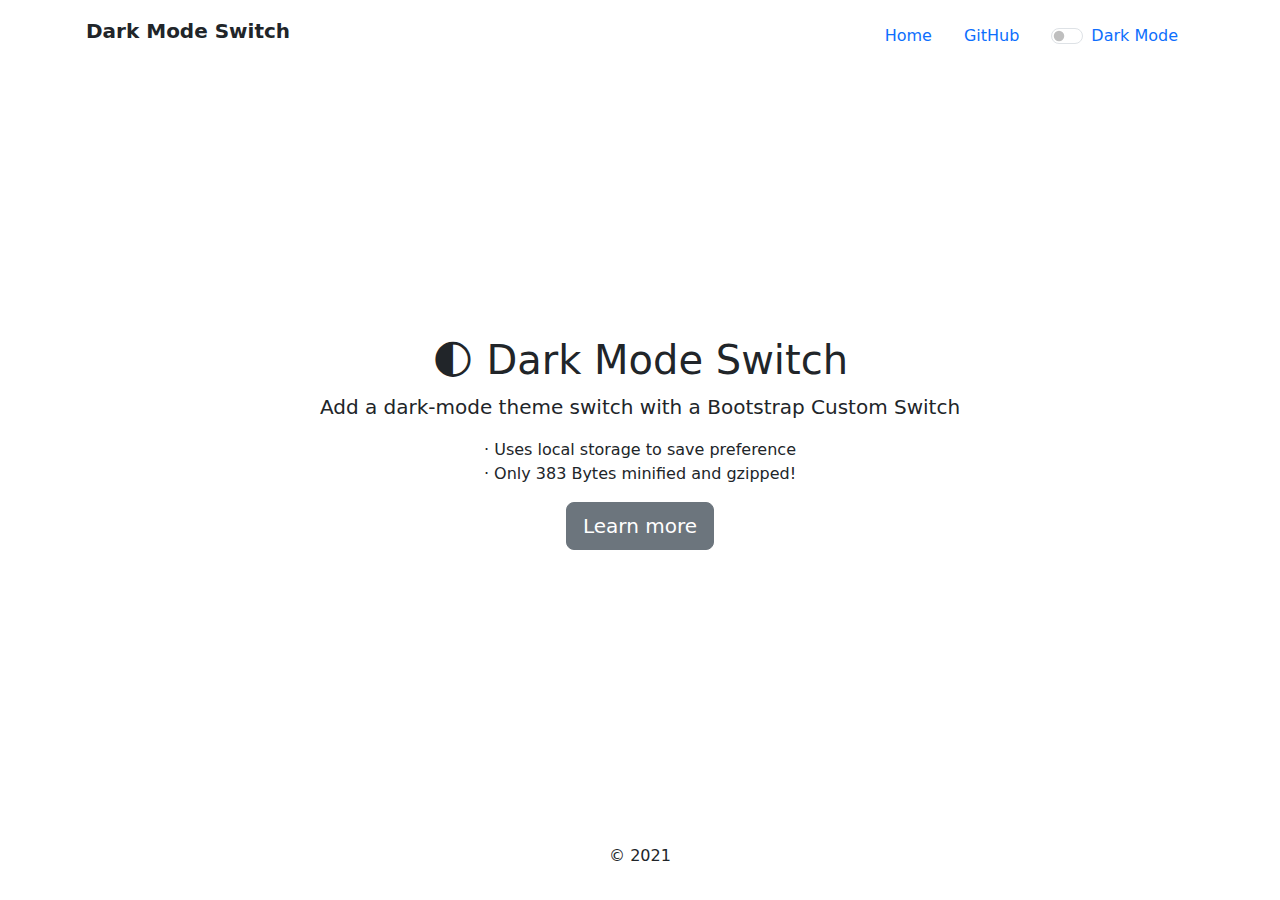
<file: assets/plugins/dark-mode-switch/index.html>
<!doctype html>
<html lang="en" class="h-100">

<head>
  <meta charset="utf-8">
  <meta http-equiv="x-ua-compatible" content="ie=edge">
  <meta name="viewport" content="width=device-width, initial-scale=1">
  <title>Dark Mode Switch</title>
  <meta name="description" content="Add a dark-mode theme toggle with a Bootstrap Custom Switch">

  <link rel="icon"
    href="data:image/svg+xml,<svg xmlns=%22http://www.w3.org/2000/svg%22 viewBox=%220 0 100 100%22><text y=%22.9em%22 font-size=%2280%22>🌓</text></svg>">
  
  <meta property="og:site_name" content="GitHub">
  <meta property="og:image"
    content="https://repository-images.githubusercontent.com/194995309/38db8f80-9db7-11e9-998f-43f2a26d9e0b">
  <meta property="og:title" content="dark-mode-switch">
  <meta property="og:description" content="Add a dark-mode theme toggle with a Bootstrap Custom Switch">
  <meta property="og:url" content="https://coliff.github.io/dark-mode-switch/">
  <link rel="author" href="https://christianoliff.com/">
  <meta name="twitter:creator" content="@christianoliff">
  <meta name="monetization" content="$ilp.uphold.com/Epqzn3YGr2MB">

  <link rel="stylesheet" href="https://cdn.jsdelivr.net/npm/bootstrap@5/dist/css/bootstrap.min.css">

  <!-- IE 11 polyfill for CSS and Custom Properties -->
  <script
    nomodule>window.MSInputMethodContext && document.documentMode && document.write('<link rel="stylesheet" href="https://cdn.jsdelivr.net/npm/bootstrap-ie11@5/css/bootstrap-ie11.min.css"><script src="https://cdn.jsdelivr.net/npm/ie11-custom-properties@4/ie11CustomProperties.min.js"><\/script>');</script>

  <link rel="stylesheet" href="dark-mode.css">

</head>

<body class="bg-white text-center d-flex h-100">

  <div class="container d-flex p-3 mx-auto w-100 flex-column">
    <header class="mb-auto">
      <div class="float-md-start fw-bold fs-5">Dark Mode Switch</div>
      <nav class="nav justify-content-center float-md-end">
        <a class="nav-link active" href="https://coliff.github.io/dark-mode-switch/">Home</a>
        <a class="nav-link" href="https://github.com/coliff/dark-mode-switch" target="_blank">GitHub</a>
        <div class="nav-link">

          <div class="form-check form-switch">
            <input type="checkbox" class="form-check-input" id="darkSwitch">
            <label class="custom-control-label" for="darkSwitch">Dark Mode</label>
          </div>
          <script src="dark-mode-switch.min.js"></script>

        </div>
      </nav>
    </header>

    <main role="main">
      <h1>🌓 Dark Mode Switch</h1>
      <p class="lead">Add a dark-mode theme switch with a Bootstrap Custom Switch</p>
      <ul class="list-unstyled">
        <li>&middot; Uses local storage to save preference</li>
        <li>&middot; Only 383 Bytes minified and gzipped!</li>
      </ul>
      <p>
        <a href="https://github.com/coliff/dark-mode-switch" target="_blank" rel="noopener"
          class="btn btn-lg btn-secondary">
          Learn more
        </a>
      </p>
    </main>

    <footer class="mt-auto">
      <p>&copy; 2021</p>
    </footer>

  </div>
</body>

</html>
</file>
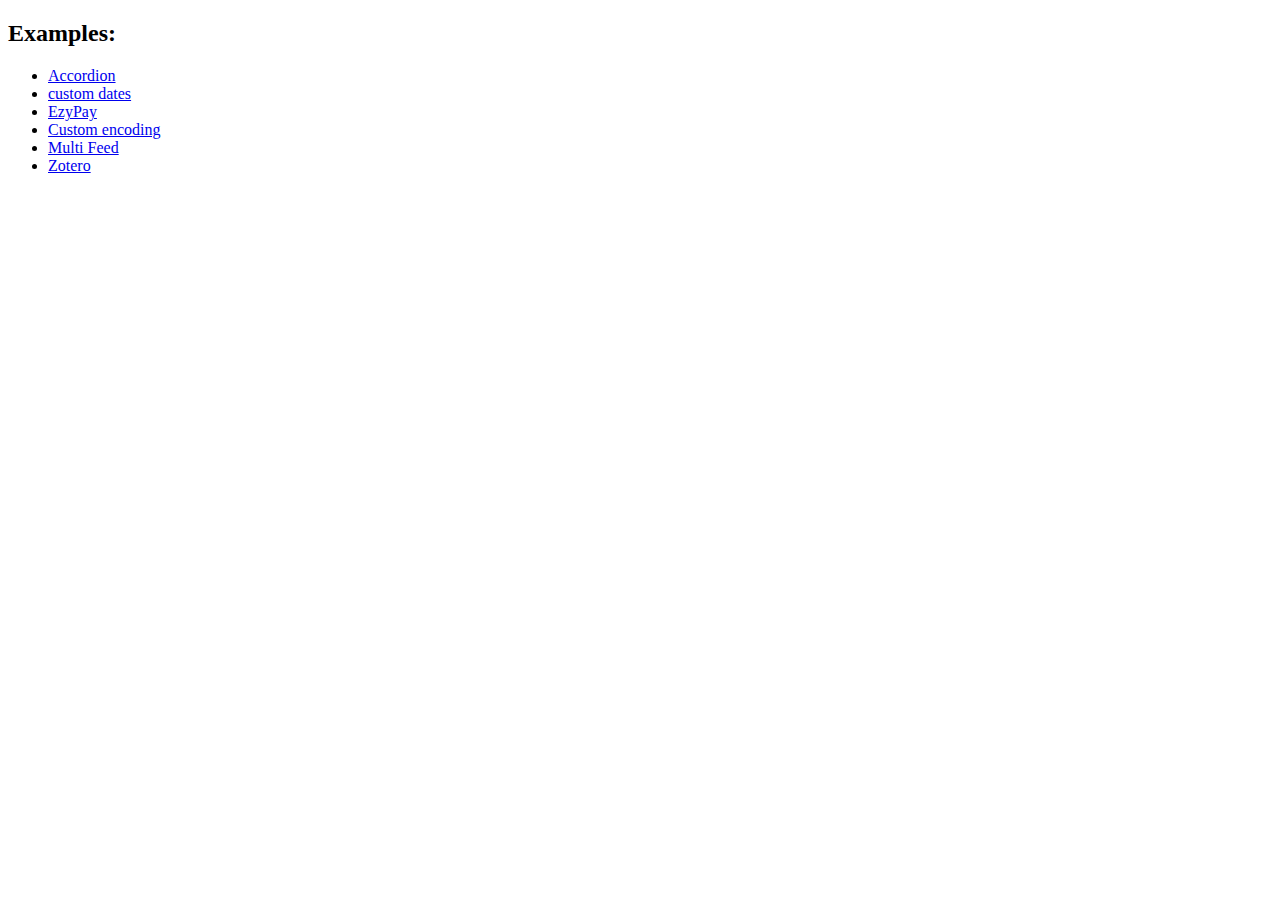
<file: assets/plugins/vanilla-rss/index.html>
<!DOCTYPE html>
<html>
  <head>
    <title>vanilla-rss</title>
  </head>
  <body>
    <div>
      <h2>Examples:</h2>
      <ul>
        <li><a href="examples/accordion.html">Accordion</a></li>
        <li><a href="examples/custom-dates.html">custom dates</a></li>
        <li><a href="examples/ezypay.html">EzyPay</a></li>
        <li><a href="examples/ISO-8859-1.html">Custom encoding</a></li>
        <li><a href="examples/multi-feed.html">Multi Feed</a></li>
        <li><a href="examples/zotero.html">Zotero</a></li>
      </ul>
    </div>
  </body>
</html>
</file>
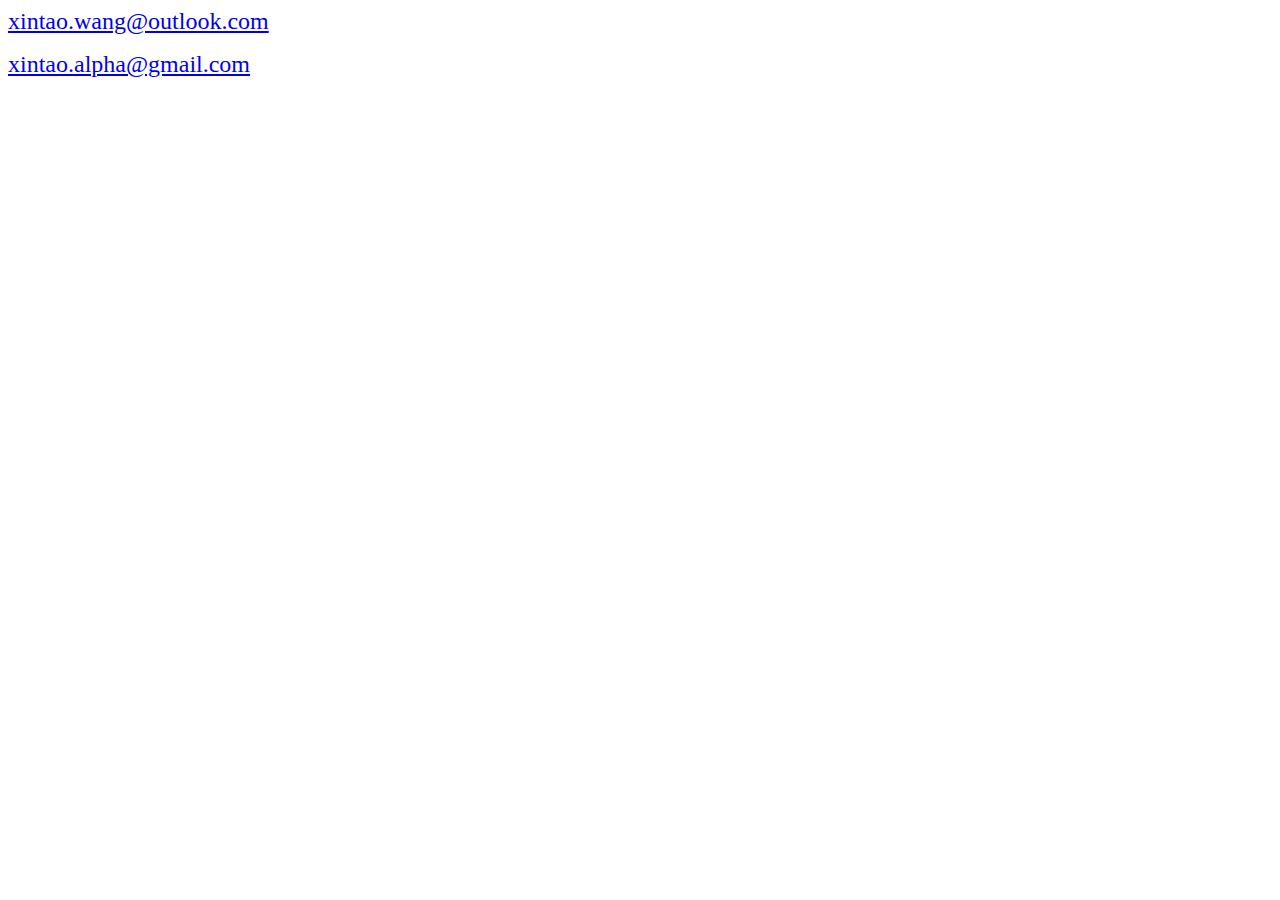
<file: email.html>
<!DOCTYPE html>
<html>

<head>
  <!-- <link rel="stylesheet" href="https://cdnjs.cloudflare.com/ajax/libs/font-awesome/4.7.0/css/font-awesome.min.css"> -->
</head>

<body>
  <div>
    <font size="5"><a href="mailto:xintao.wang@outlook.com">xintao.wang@outlook.com</a></font>
    <p>

    </p>
  </div>

  <div>
    <font size="5"><a href="mailto:xintao.alpha@gmail.com">xintao.alpha@gmail.com</a></font>
  </div>
</body>

</html>
</file>
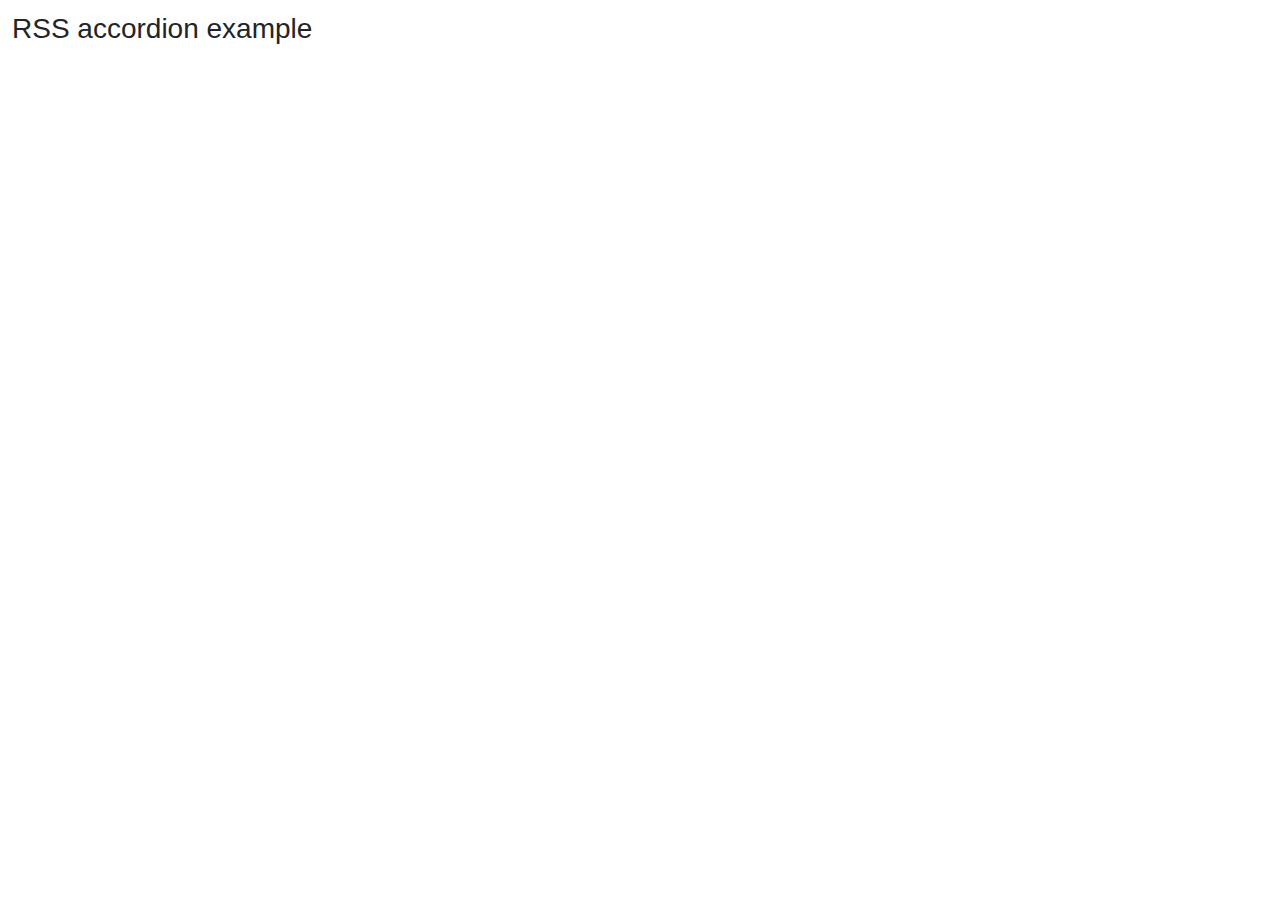
<file: assets/plugins/vanilla-rss/examples/accordion.html>
<!DOCTYPE html>
<html>
  <head>
    <title>RSS accordion example</title>

    <!-- Required meta tags -->
    <meta charset="utf-8" />
    <meta
      name="viewport"
      content="width=device-width, initial-scale=1, shrink-to-fit=no"
    />

    <!-- Bootstrap CSS -->
    <link
      rel="stylesheet"
      href="https://stackpath.bootstrapcdn.com/bootstrap/4.3.1/css/bootstrap.min.css"
    />

    <link rel="stylesheet" href="style.css" />
  </head>

  <body>
    <div>
      <h1>RSS accordion example</h1>
      <div id="rss-feeds"></div>
    </div>
    <script src="../dist/rss.global.min.js"></script>
    <script src="https://code.jquery.com/jquery-3.3.1.slim.min.js"></script>
    <script src="https://cdnjs.cloudflare.com/ajax/libs/popper.js/1.14.7/umd/popper.min.js"></script>
    <script src="https://stackpath.bootstrapcdn.com/bootstrap/4.3.1/js/bootstrap.min.js"></script>
    <script>
      window.onload = function() {
        const rss = new RSS(
          document.querySelector("#rss-feeds"),
          "https://partnernetwork.ebay.de/epn-blog?format=rss",
          {
            limit: 15,
            tokens: {
              showClass: (entry, tokens) => (tokens.index === 0 ? "show" : "")
            },
            layoutTemplate:
              '<div class="accordion" id="accordionExample">{entries}</div>',
            entryTemplate: `<div class="card">
              <div class="card-header" id="heading-{index}">
                <h2 class="mb-0">
                  <button class="btn btn-link" type="button" data-toggle="collapse" data-target="#collapse-{index}" aria-expanded="true" aria-controls="collapse-{index}">
                    {title}
                  </button>
                </h2>
              </div>
  
              <div id="collapse-{index}" class="collapse {showClass}" aria-labelledby="heading-{index}" data-parent="#accordionExample">
                <div class="card-body">
                  {bodyPlain}
                </div>
              </div>
            </div>`
          }
        );

        rss.render().then(() => console.log("cool"));
      };
    </script>
  </body>
</html>
</file>
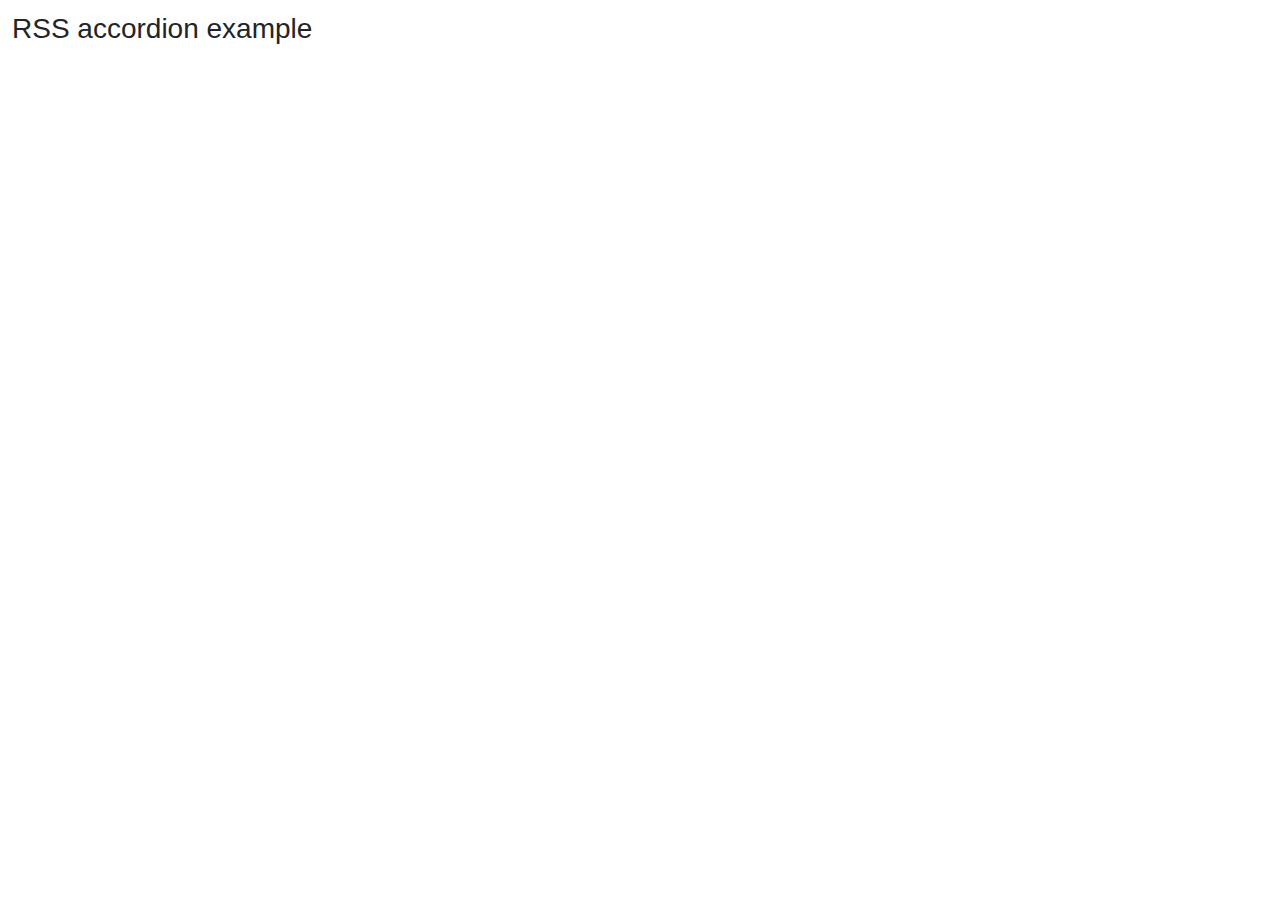
<file: assets/plugins/vanilla-rss/examples/ezypay.html>
<!DOCTYPE html>
<html>
  <head>
    <title>RSS ezypay example</title>

    <!-- Required meta tags -->
    <meta charset="utf-8" />
    <meta
      name="viewport"
      content="width=device-width, initial-scale=1, shrink-to-fit=no"
    />

    <!-- Bootstrap CSS -->
    <link
      rel="stylesheet"
      href="https://stackpath.bootstrapcdn.com/bootstrap/4.3.1/css/bootstrap.min.css"
    />

    <link rel="stylesheet" href="style.css" />
  </head>

  <body>
    <div>
      <h1>RSS accordion example</h1>
      <div id="rss-feeds"></div>
    </div>
    <script src="../dist/rss.global.min.js"></script>
    <script src="https://code.jquery.com/jquery-3.3.1.slim.min.js"></script>
    <script src="https://cdnjs.cloudflare.com/ajax/libs/popper.js/1.14.7/umd/popper.min.js"></script>
    <script src="https://stackpath.bootstrapcdn.com/bootstrap/4.3.1/js/bootstrap.min.js"></script>
    <script>
      window.onload = function() {
        const rss = new RSS(
          document.querySelector("#rss-feeds"),
          "http://www.ezypay.co.nz/feed",
          {
            limit: 15
          }
        );

        rss.render().then(() => console.log("cool"));
      };
    </script>
  </body>
</html>
</file>
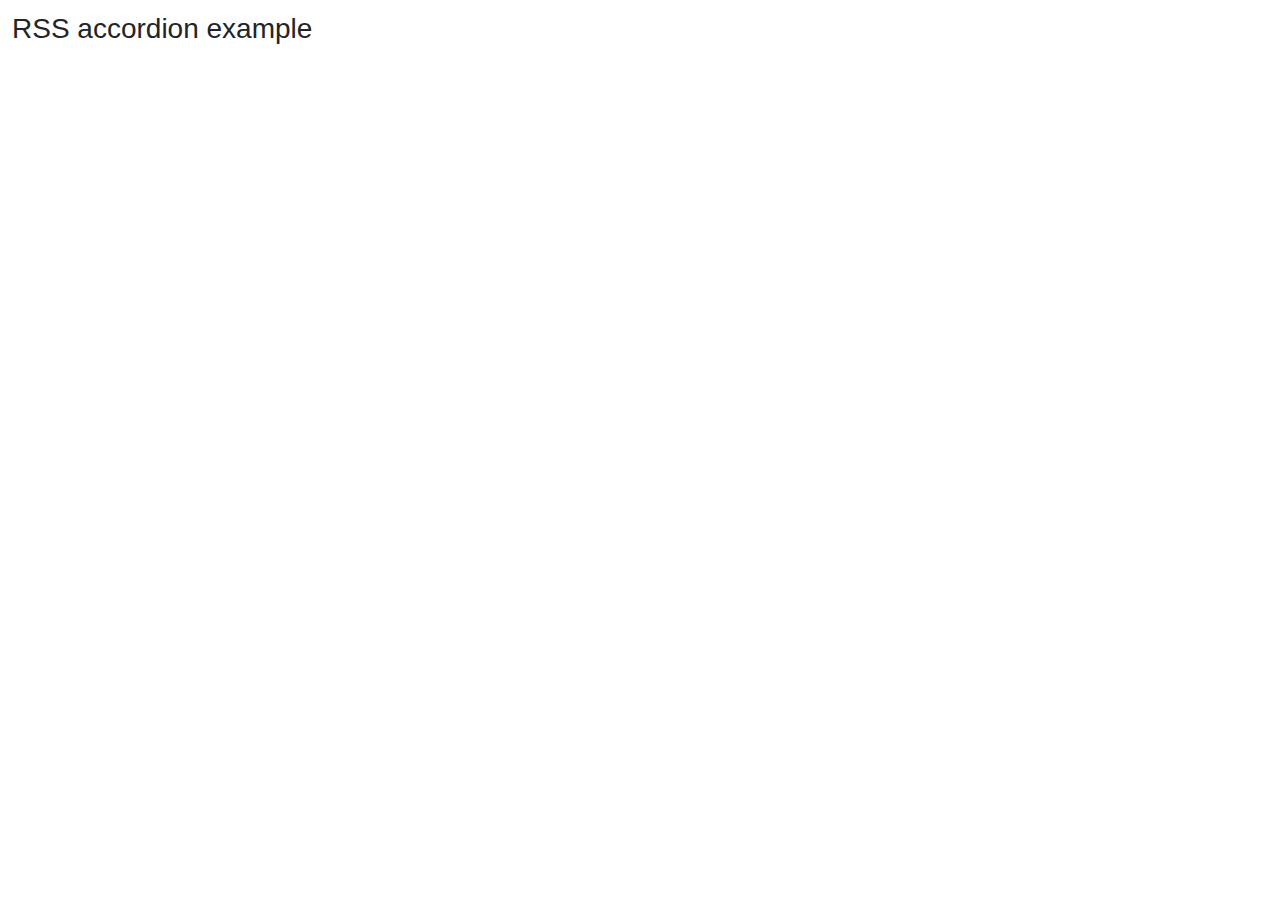
<file: assets/plugins/vanilla-rss/examples/ISO-8859-1.html>
<!DOCTYPE html>
<html>
  <head>
    <title>RSS accordion example</title>

    <!-- Required meta tags -->
    <meta charset="utf-8" />
    <meta
      name="viewport"
      content="width=device-width, initial-scale=1, shrink-to-fit=no"
    />

    <!-- Bootstrap CSS -->
    <link
      rel="stylesheet"
      href="https://stackpath.bootstrapcdn.com/bootstrap/4.3.1/css/bootstrap.min.css"
    />

    <link rel="stylesheet" href="style.css" />
  </head>

  <body>
    <div>
      <h1>RSS accordion example</h1>
      <div id="rss-feeds"></div>
    </div>
    <script src="../dist/rss.global.min.js"></script>
    <script src="https://code.jquery.com/jquery-3.3.1.slim.min.js"></script>
    <script src="https://cdnjs.cloudflare.com/ajax/libs/popper.js/1.14.7/umd/popper.min.js"></script>
    <script src="https://stackpath.bootstrapcdn.com/bootstrap/4.3.1/js/bootstrap.min.js"></script>
    <script>
      window.onload = function() {
        const rss = new RSS(
          document.querySelector("#rss-feeds"),
          "http://www.comicforum.de/external.php?type=rss2&forumids=36&lastpost=1",
          {
            encoding: "ISO-8859-1",
            limit: 15,
            tokens: {
              showClass: (entry, tokens) => (tokens.index === 0 ? "show" : "")
            },
            layoutTemplate:
              '<div class="accordion" id="accordionExample">{entries}</div>',
            entryTemplate: `<div class="card">
              <div class="card-header" id="heading-{index}">
                <h2 class="mb-0">
                  <button class="btn btn-link" type="button" data-toggle="collapse" data-target="#collapse-{index}" aria-expanded="true" aria-controls="collapse-{index}">
                    {title}
                  </button>
                </h2>
              </div>
  
              <div id="collapse-{index}" class="collapse {showClass}" aria-labelledby="heading-{index}" data-parent="#accordionExample">
                <div class="card-body">
                  {bodyPlain}
                </div>
              </div>
            </div>`
          }
        );

        rss.render().then(() => console.log("cool"));
      };
    </script>
  </body>
</html>
</file>
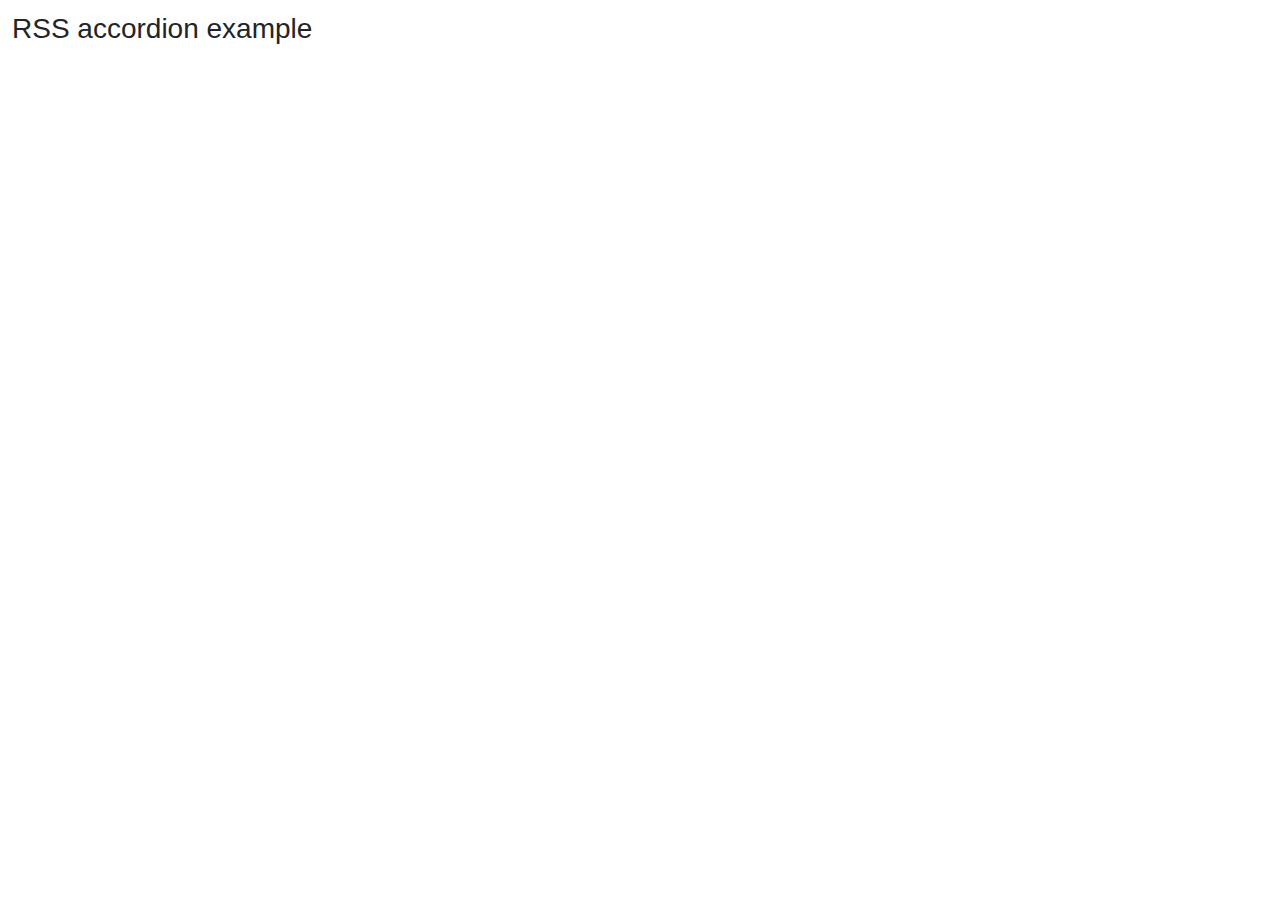
<file: assets/plugins/vanilla-rss/examples/multi-feed.html>
<!DOCTYPE html>
<html>
  <head>
    <title>RSS accordion example</title>

    <!-- Required meta tags -->
    <meta charset="utf-8" />
    <meta
      name="viewport"
      content="width=device-width, initial-scale=1, shrink-to-fit=no"
    />

    <!-- Bootstrap CSS -->
    <link
      rel="stylesheet"
      href="https://stackpath.bootstrapcdn.com/bootstrap/4.3.1/css/bootstrap.min.css"
    />

    <link rel="stylesheet" href="style.css" />
  </head>

  <body>
    <div>
      <h1>RSS accordion example</h1>
      <div id="rss-feeds"></div>
    </div>
    <script src="../dist/rss.global.min.js"></script>
    <script src="https://code.jquery.com/jquery-3.3.1.slim.min.js"></script>
    <script src="https://cdnjs.cloudflare.com/ajax/libs/popper.js/1.14.7/umd/popper.min.js"></script>
    <script src="https://stackpath.bootstrapcdn.com/bootstrap/4.3.1/js/bootstrap.min.js"></script>
    <script>
      window.onload = function() {
        const rss = new RSS(
          document.querySelector("#rss-feeds"),
          ["https://www.contentful.com/blog/feed.xml", "http://www.ebaytechblog.com/feed/"]
        );

        rss.render();
      };
    </script>
  </body>
</html>
</file>
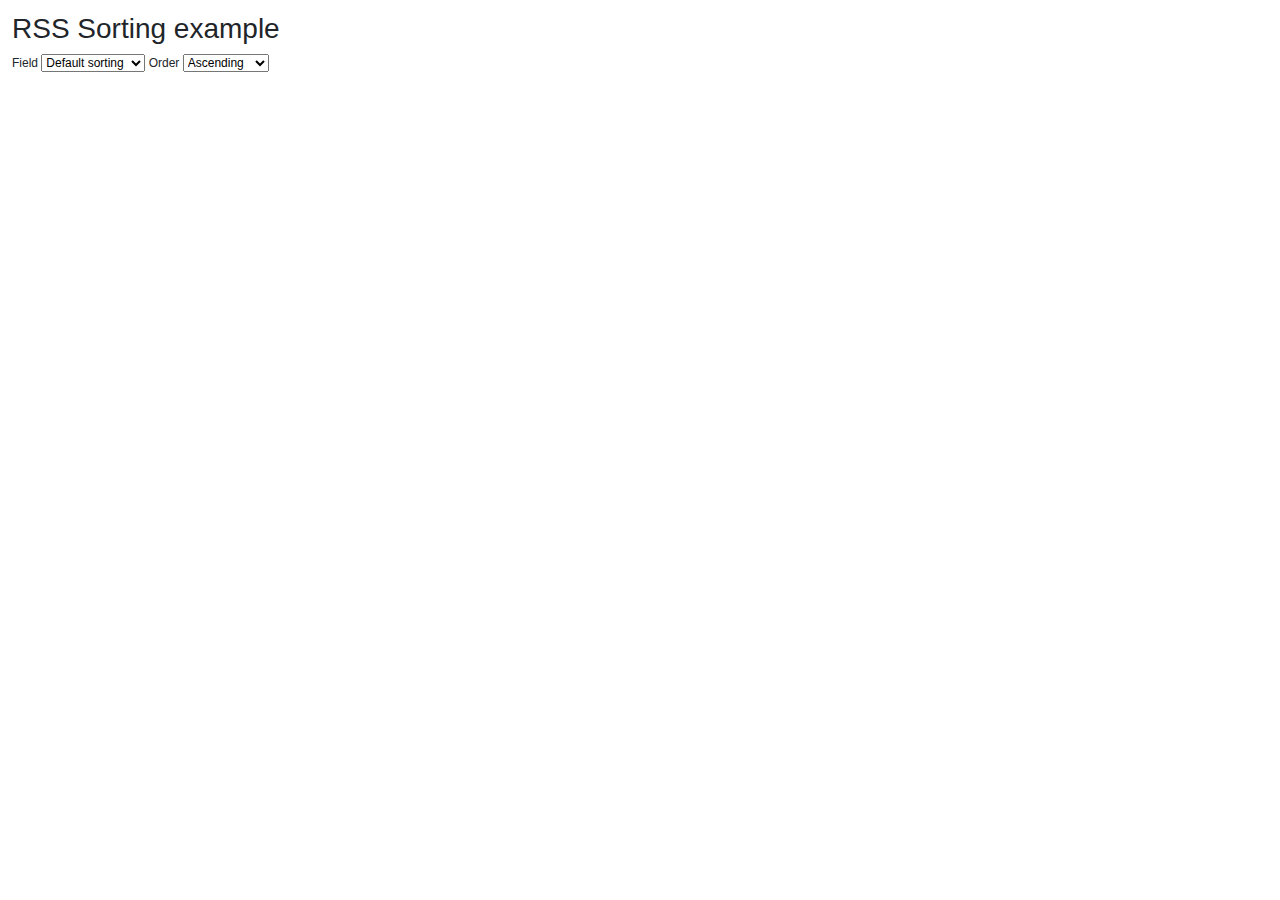
<file: assets/plugins/vanilla-rss/examples/sorting.html>
<!DOCTYPE html>
<html>
  <head>
    <title>RSS accordion example</title>

    <!-- Required meta tags -->
    <meta charset="utf-8" />
    <meta
      name="viewport"
      content="width=device-width, initial-scale=1, shrink-to-fit=no"
    />

    <!-- Bootstrap CSS -->
    <link
      rel="stylesheet"
      href="https://stackpath.bootstrapcdn.com/bootstrap/4.3.1/css/bootstrap.min.css"
    />

    <link rel="stylesheet" href="style.css" />
  </head>

  <body>
    <div>
      <h1>RSS Sorting example</h1>
      <form>
        <label>
          Field
          <select id="fieldSelect">
            <option value="">Default sorting</option>
            <option value="author">Author</option>
            <option value="publishedDate">Published Date</option>
            <option value="title">Title</option>
          </select>
        </label>

        <label>
          Order
          <select id="orderSelect">
            <option value="">Ascending</option>
            <option value="-">Descending</option>
          </select>
        </label>
      </form>
      <div id="rss-feeds"></div>
    </div>
    <script src="../dist/rss.global.min.js"></script>
    <script src="https://code.jquery.com/jquery-3.3.1.slim.min.js"></script>
    <script src="https://cdnjs.cloudflare.com/ajax/libs/popper.js/1.14.7/umd/popper.min.js"></script>
    <script src="https://stackpath.bootstrapcdn.com/bootstrap/4.3.1/js/bootstrap.min.js"></script>
    <script>
      function renderFeed() {
        const order = [
          document.querySelector("#orderSelect").value,
          document.querySelector("#fieldSelect").value
        ]
          .filter(function(e) {
            return !!e;
          })
          .join("");

        document.querySelector("#rss-feeds").innerHTML = "";
        new RSS(
          document.querySelector("#rss-feeds"),
          "http://www.ebaytechblog.com/feed",
          {
            order,
            limit: 15,
            entryTemplate:
              '<li>Author: {author}<br>Date: {date}<br> {title}<br>{shortBodyPlain}</li>'
          }
        ).render();
      }

      window.onload = function() {
        renderFeed();

        document
          .querySelectorAll("#fieldSelect,#orderSelect")
          .forEach(function(field) {
            field.addEventListener("change", renderFeed);
          });
      };
    </script>
  </body>
</html>
</file>
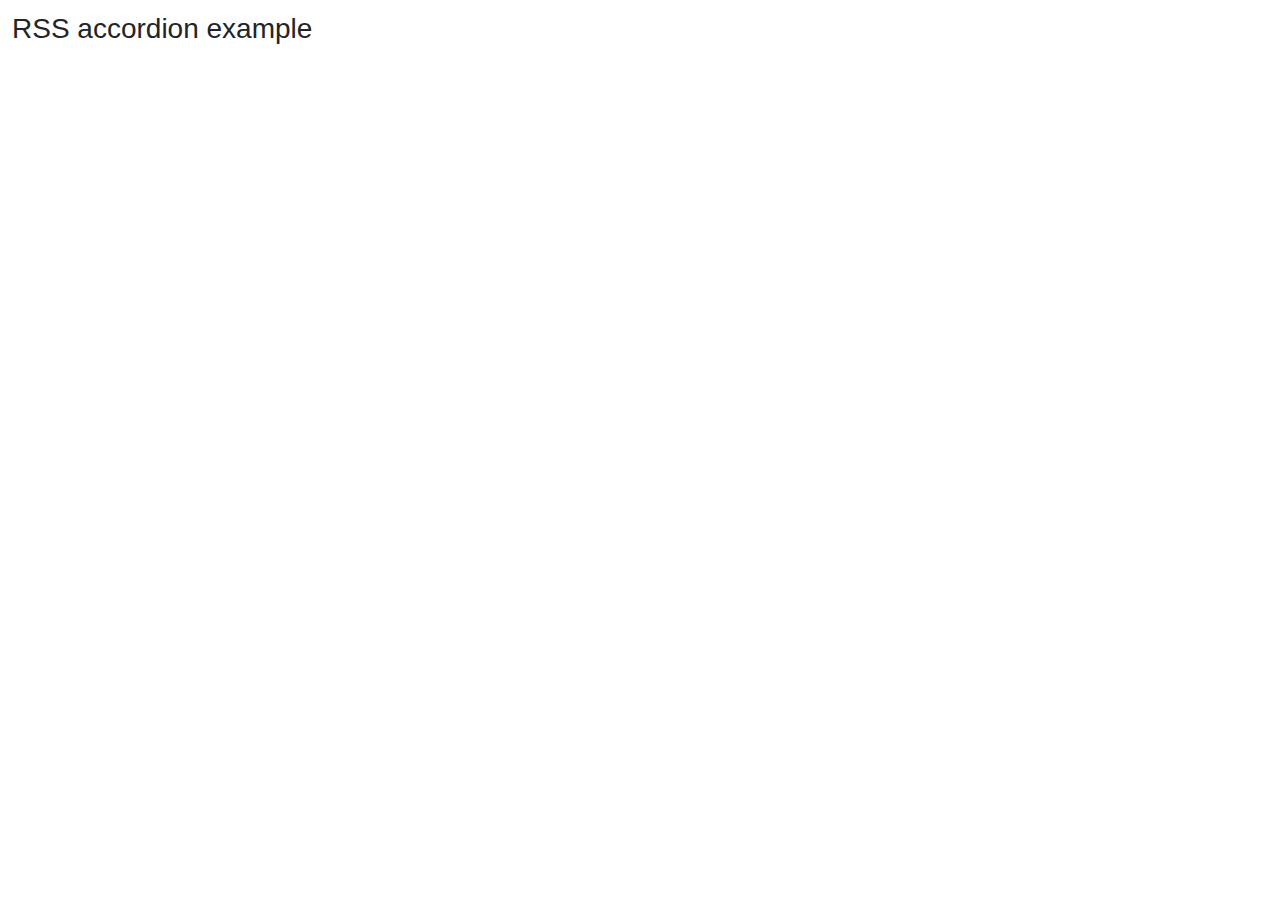
<file: assets/plugins/vanilla-rss/examples/zotero.html>
<!DOCTYPE html>
<html>
  <head>
    <title>RSS zotero example</title>

    <!-- Required meta tags -->
    <meta charset="utf-8" />
    <meta
      name="viewport"
      content="width=device-width, initial-scale=1, shrink-to-fit=no"
    />

    <!-- Bootstrap CSS -->
    <link
      rel="stylesheet"
      href="https://stackpath.bootstrapcdn.com/bootstrap/4.3.1/css/bootstrap.min.css"
    />

    <link rel="stylesheet" href="style.css" />
  </head>

  <body>
    <div>
      <h1>RSS accordion example</h1>
      <div id="rss-feeds"></div>
    </div>
    <script src="../dist/rss.global.min.js"></script>
    <script src="https://code.jquery.com/jquery-3.3.1.slim.min.js"></script>
    <script src="https://cdnjs.cloudflare.com/ajax/libs/popper.js/1.14.7/umd/popper.min.js"></script>
    <script src="https://stackpath.bootstrapcdn.com/bootstrap/4.3.1/js/bootstrap.min.js"></script>
    <script>
      window.onload = function() {
        const rss = new RSS(
          document.querySelector("#rss-feeds"),
          "https://api.zotero.org/groups/308781/items?format=atom",
          {
            entryTemplate:
              "<ul><li>Title: {title}</li><li>Author: {author}</li><li>Year: {year}</li></ul><br>",
            tokens: {
              year: function(entry, tokens) {
                return new Date(entry.publishedDate).getFullYear();
              }
            }
          }
        );
        rss.render().then(() => console.log("cool"));
      };
    </script>
  </body>
</html>
</file>
<file: assets/plugins/dark-mode-switch/dark-mode.css>
/*!
 * Dark Mode Switch v1.0.1 (https://github.com/coliff/dark-mode-switch)
 * Copyright 2021 C.Oliff
 * Licensed under MIT (https://github.com/coliff/dark-mode-switch/blob/main/LICENSE)
 */

[data-theme="dark"] {
  background-color: #111 !important;
  color: #eee;
}

[data-theme="dark"] .bg-black {
  background-color: #fff !important;
}

[data-theme="dark"] .bg-dark {
  background-color: #eee !important;
}

[data-theme="dark"] .bg-light {
  background-color: #222 !important;
}

[data-theme="dark"] .bg-white {
  background-color: #000 !important;
}
</file>
<file: assets/plugins/vanilla-rss/examples/style.css>
body {
  font-size: 12px;
  padding: 1em;
}

h1 {
  font-size: 1.75rem;
}

h2 {
  font-size: 1.25rem;
}

.card-header {
  padding: 0.5em;
}

.btn {
  text-align: left;
}
</file>
